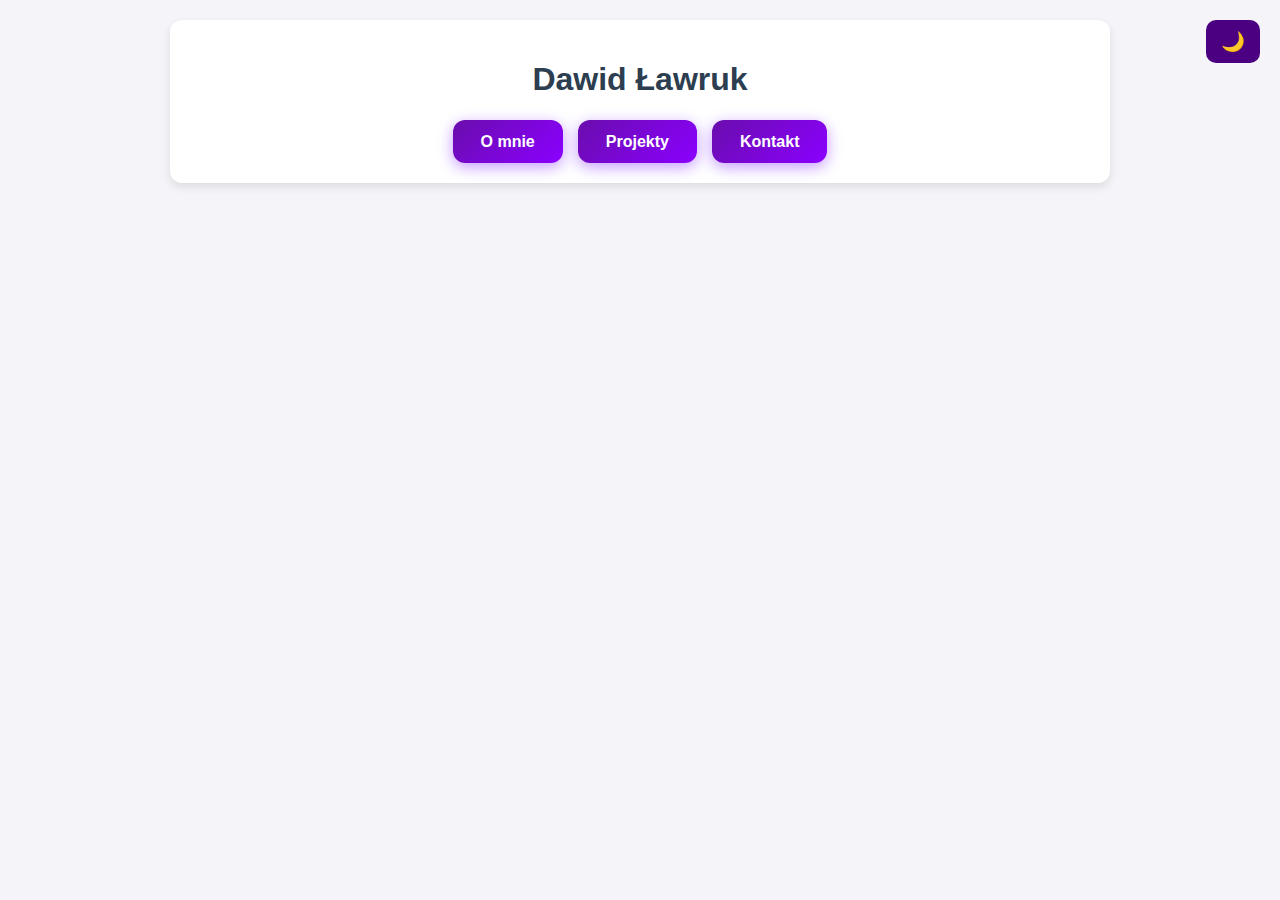
<file: index.html>
<!DOCTYPE html>
<html lang="pl">
<head>
  <meta charset="UTF-8">
  <meta name="viewport" content="width=device-width, initial-scale=1.0">
  <title>Dawid Ławruk</title>
  <link rel="stylesheet" href="styles.css">
</head>
<body class="theme-transition">

  <!-- Przycisk trybu ciemnego -->
  <button id="darkToggle" class="dark-toggle">🌙</button>

  <div class="container">
<header>
  <h1>Dawid Ławruk</h1>

  <div class="contact-buttons">
    <a href="./o-mnie" class="back-button-animated">O mnie</a>
    <a href="#projekty" class="back-button-animated">Projekty</a>
    <a href="./kontakt" class="back-button-animated">Kontakt</a>
  </div>
</header>

  </div>

  <script src="darkmode.js"></script>
</body>
</html>
</file>
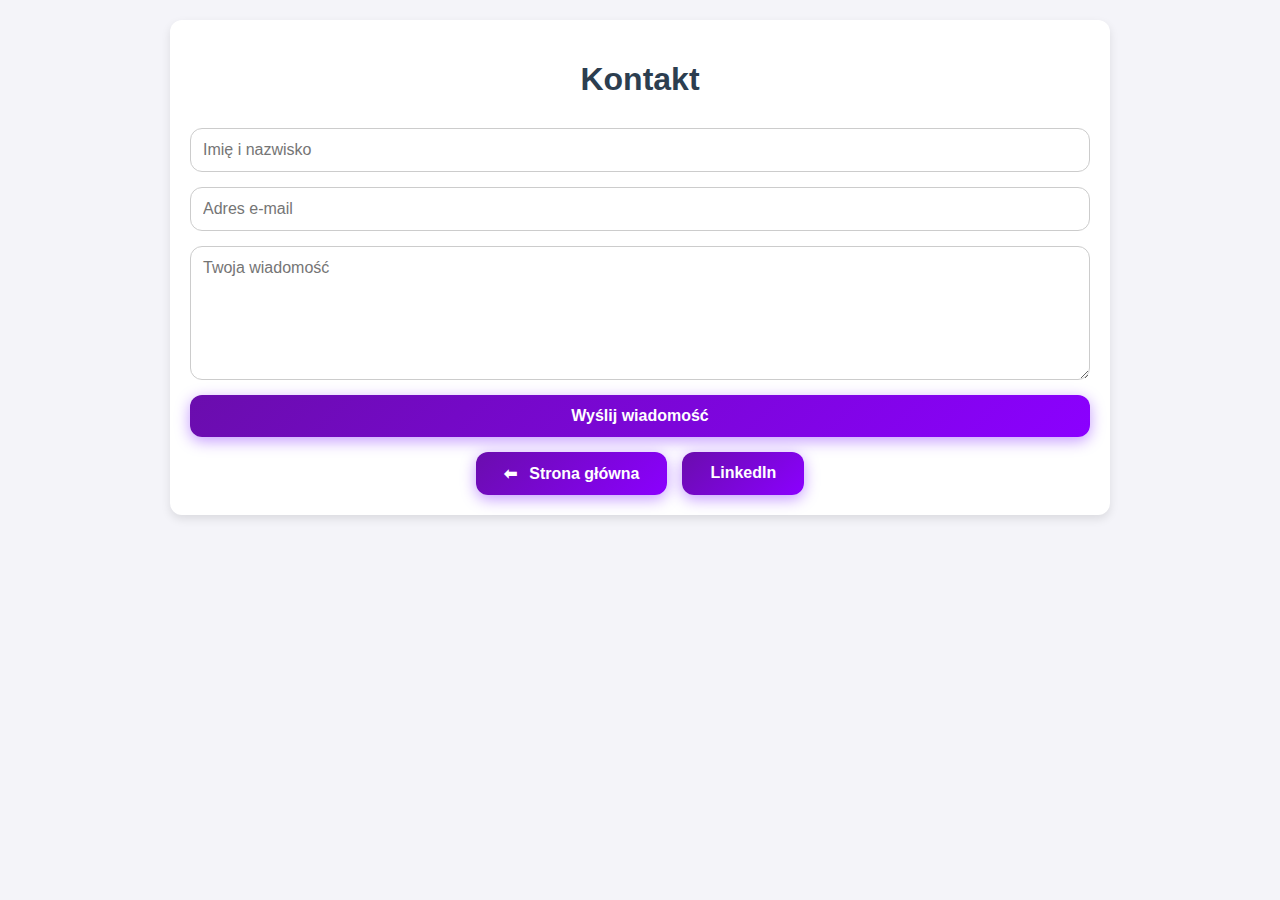
<file: kontakt/index.html>
<!DOCTYPE html>
<html lang="pl">
<head>
<meta charset="UTF-8">
<meta name="viewport" content="width=device-width, initial-scale=1.0">
<title>Kontakt | Dawid Ławruk</title>
<style>
    body {
        font-family: 'Segoe UI', Tahoma, Geneva, Verdana, sans-serif;
        background-color: #f4f4f9;
        color: #333;
        margin: 0;
        padding: 0;
    }
    .container {
        max-width: 900px;
        margin: 20px auto;
        padding: 20px;
        background-color: #fff;
        border-radius: 12px;
        box-shadow: 0 4px 10px rgba(0,0,0,0.1);
    }
    h1 {
        color: #2c3e50;
        text-align: center;
    }

    /* Formularz */
    .contact-form {
        display: flex;
        flex-direction: column;
        gap: 15px;
        margin-top: 30px;
    }

    .contact-form input,
    .contact-form textarea {
        padding: 12px;
        border-radius: 12px;
        border: 1px solid #ccc;
        font-size: 1em;
        width: 100%;
        box-sizing: border-box;
        transition: all 0.3s ease;
        font-family: 'Segoe UI', Tahoma, Geneva, Verdana, sans-serif; /* spójny font */
    }

    .contact-form input:focus,
    .contact-form textarea:focus {
        border-color: #8b00ff;
        box-shadow: 0 4px 15px rgba(139,0,255,0.3);
        transform: translateY(-2px) scale(1.02);
        outline: none;
    }

    /* Przycisk */
    .back-button-animated {
        display: inline-block;
        padding: 12px 28px;
        font-size: 1em;
        font-weight: 600;
        color: #fff;
        text-decoration: none;
        border-radius: 12px;
        background: linear-gradient(135deg, #6a0dad, #8b00ff);
        box-shadow: 0 4px 15px rgba(107, 0, 255, 0.4);
        transition: all 0.3s ease;
        cursor: pointer;
        border: none;
        text-align: center;
        font-family: 'Segoe UI', Tahoma, Geneva, Verdana, sans-serif; /* spójny font */
    }

    .back-button-animated:hover {
        transform: translateY(-3px);
        box-shadow: 0 8px 25px rgba(107, 0, 255, 0.5);
        background: linear-gradient(135deg, #8b00ff, #6a0dad);
    }

    .back-button-animated .arrow {
        display: inline-block;
        margin-right: 8px;
        transition: transform 0.3s ease;
    }

    .back-button-animated:hover .arrow {
        transform: translateX(-5px);
    }

    /* Kontakt przyciski */
    .contact-buttons {
        text-align: center;
        margin-top: 15px; /* mniejszy odstęp od formularza */
        display: flex;
        flex-wrap: wrap;
        justify-content: center;
        gap: 15px;
    }

    /* Responsywność */
    @media (max-width: 768px) {
        .contact-form {
            gap: 12px;
        }
        .back-button-animated {
            width: 100%;
            margin-bottom: 10px;
        }
    }
</style>
</head>
<body>
<div class="container">
    <h1>Kontakt</h1>
    <form action="https://formspree.io/f/xyzpazvz" method="POST" class="contact-form">
        <input type="text" name="name" placeholder="Imię i nazwisko" required>
        <input type="email" name="email" placeholder="Adres e-mail" required>
        <textarea name="message" rows="6" placeholder="Twoja wiadomość" required></textarea>
        <button type="submit" class="back-button-animated">Wyślij wiadomość</button>
    </form>

    <div class="contact-buttons">
        <a href="/" class="back-button-animated">
            <span class="arrow">⬅</span> Strona główna
        </a>
        <a href="https://www.linkedin.com/in/dawid-%C5%82awruk-72bba4207/" target="_blank" class="back-button-animated">
            LinkedIn
        </a>
    </div>
</div>
</body>
</html>
</file>
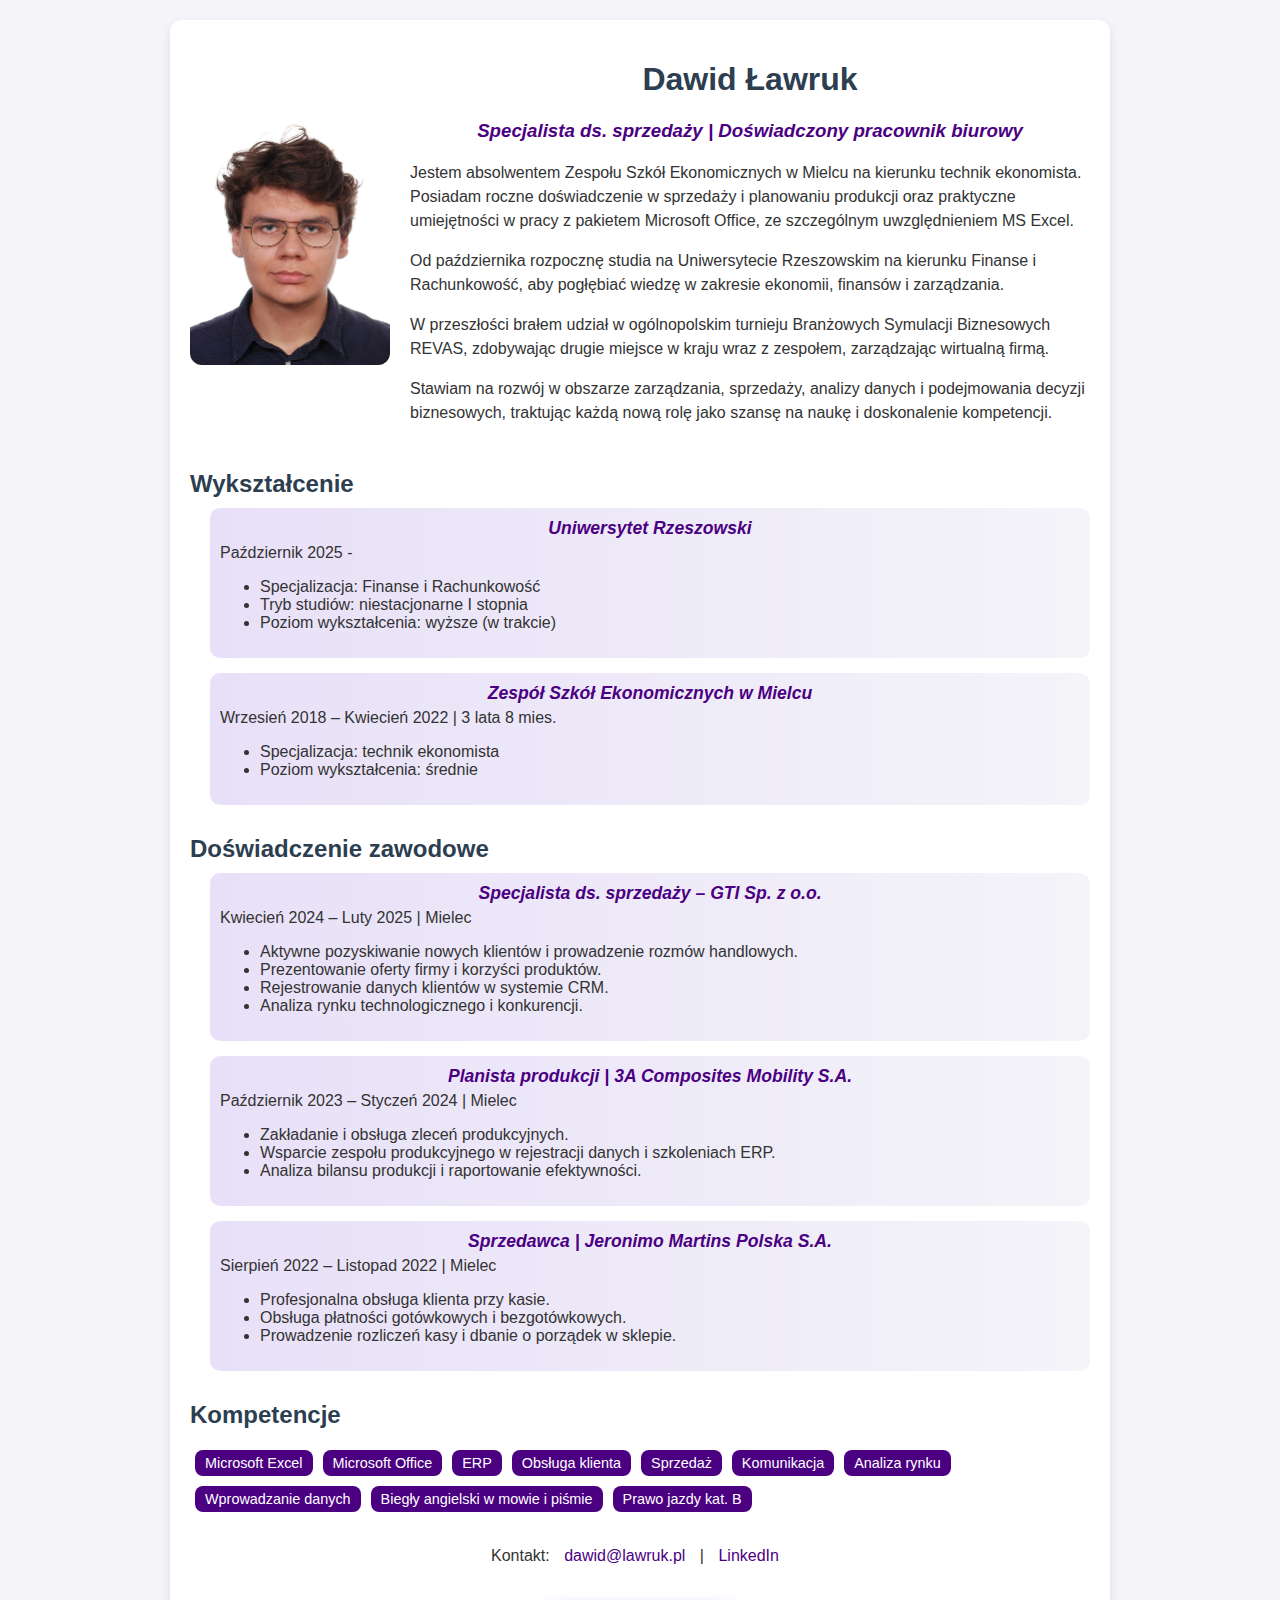
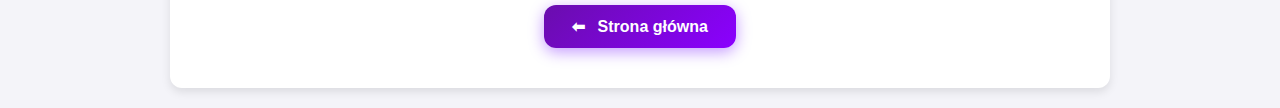
<file: o-mnie/index.html>
<!DOCTYPE html>
<html lang="pl">
<head>
<meta charset="UTF-8">
<meta name="viewport" content="width=device-width, initial-scale=1.0">
<title>O mnie | Dawid Ławruk</title>
<style>
    body {
        font-family: 'Segoe UI', Tahoma, Geneva, Verdana, sans-serif;
        background-color: #f4f4f9;
        color: #333;
        margin: 0;
        padding: 0;
    }
    .container {
        max-width: 900px;
        margin: 20px auto;
        padding: 20px;
        background-color: #fff;
        border-radius: 12px;
        box-shadow: 0 4px 10px rgba(0,0,0,0.1);
    }
    h1 {
        color: #2c3e50;
        text-align: center;
    }
    h3 {
        color: #4B0082;
        font-style: italic;
        text-align: center;
        margin-top: 5px;
    }
    h2 {
        color: #2c3e50;
        margin-bottom: 10px;
    }
    .section {
        margin-bottom: 30px;
    }
    .experience, .skills {
        margin-left: 20px;
    }
    .experience-item {
        margin-bottom: 15px;
        padding: 10px;
        border-radius: 10px;
        background: linear-gradient(to right, #e8e0f8, #f4f4f9);
        transition: transform 0.3s, box-shadow 0.3s;
    }
    .experience-item:hover {
        transform: translateY(-5px);
        box-shadow: 0 8px 20px rgba(0,0,0,0.2);
    }
    .experience-item h3 {
        margin: 0;
        font-size: 1.1em;
        color: #4B0082;
    }
    .experience-item p {
        margin: 5px 0;
    }
    .skills-list {
        list-style: none;
        padding: 0;
        display: flex;
        flex-wrap: wrap;
    }
    .skills-list li {
        background-color: #4B0082;
        color: #fff;
        padding: 5px 10px;
        margin: 5px;
        border-radius: 8px;
        font-size: 0.9em;
        transition: background 0.3s, transform 0.3s;
        cursor: default;
    }
    .skills-list li:hover {
        background: linear-gradient(135deg, #6a0dad, #8b00ff);
        transform: translateY(-3px);
    }
    .profile-header {
        display: flex;
        align-items: center;
        gap: 20px;
        margin-bottom: 30px;
        flex-wrap: wrap;
    }
    .profile-header img {
        width: 200px;
        height: auto;
        border-radius: 12px;
        object-fit: cover;
    }
    .profile-info {
        flex: 1;
        min-width: 250px;
    }
    .profile-info p {
        margin-bottom: 15px;
        line-height: 1.5;
    }
    .contact {
        margin-top: 20px;
        text-align: center;
    }
    .contact a {
        color: #4B0082;
        text-decoration: none;
        margin: 0 10px;
    }

    /* Responsywność */
    @media (max-width: 768px) {
        .profile-header {
            flex-direction: column;
            align-items: center;
        }
        .profile-info {
            text-align: center;
        }
        .experience, .skills {
            margin-left: 0;
        }
        .skills-list {
            justify-content: center;
        }
    }

    /* Przycisk powrotu */
    .back-button-animated {
        display: inline-block;
        padding: 12px 28px;
        font-size: 1em;
        font-weight: 600;
        color: #fff;
        text-decoration: none;
        border-radius: 12px;
        background: linear-gradient(135deg, #6a0dad, #8b00ff);
        box-shadow: 0 4px 15px rgba(107, 0, 255, 0.4);
        transition: all 0.3s ease;
    }
    .back-button-animated:hover {
        transform: translateY(-3px);
        box-shadow: 0 8px 25px rgba(107, 0, 255, 0.5);
        background: linear-gradient(135deg, #8b00ff, #6a0dad);
    }
    .back-button-animated .arrow {
        display: inline-block;
        margin-right: 8px;
        transition: transform 0.3s ease;
    }
    .back-button-animated:hover .arrow {
        transform: translateX(-5px);
    }
</style>
</head>
<body>
<div class="container">
    <div class="profile-header">
        <img src="../images/DSC_0369.JPG" alt="Dawid Ławruk">
        <div class="profile-info">
            <h1>Dawid Ławruk</h1>
            <h3>Specjalista ds. sprzedaży | Doświadczony pracownik biurowy</h3>
            <p>Jestem absolwentem Zespołu Szkół Ekonomicznych w Mielcu na kierunku technik ekonomista. 
            Posiadam roczne doświadczenie w sprzedaży i planowaniu produkcji oraz praktyczne umiejętności w pracy z pakietem Microsoft Office, ze szczególnym uwzględnieniem MS Excel.</p>
            <p>Od października rozpocznę studia na Uniwersytecie Rzeszowskim na kierunku Finanse i Rachunkowość, aby pogłębiać wiedzę w zakresie ekonomii, finansów i zarządzania.</p>
            <p>W przeszłości brałem udział w ogólnopolskim turnieju Branżowych Symulacji Biznesowych REVAS, zdobywając drugie miejsce w kraju wraz z zespołem, zarządzając wirtualną firmą.</p>
            <p>Stawiam na rozwój w obszarze zarządzania, sprzedaży, analizy danych i podejmowania decyzji biznesowych, traktując każdą nową rolę jako szansę na naukę i doskonalenie kompetencji.</p>
        </div>
    </div>
<div class="section">
    <h2>Wykształcenie</h2>
    <div class="experience">
        <div class="experience-item">
            <h3>Uniwersytet Rzeszowski</h3>
            <p>Październik 2025 - </p>
            <ul>
                <li>Specjalizacja: Finanse i Rachunkowość</li>
                <li>Tryb studiów: niestacjonarne I stopnia</li>
                <li>Poziom wykształcenia: wyższe (w trakcie)</li>
                
            </ul>
        </div>
        <div class="experience-item">
            <h3>Zespół Szkół Ekonomicznych w Mielcu</h3>
            <p>Wrzesień 2018 – Kwiecień 2022 | 3 lata 8 mies.</p>
            <ul>
                <li>Specjalizacja: technik ekonomista</li>
                <li>Poziom wykształcenia: średnie</li>
            </ul>
        </div>

        
    </div>
</div>
    <div class="section">
        <h2>Doświadczenie zawodowe</h2>
        <div class="experience">
            <div class="experience-item">
                <h3>Specjalista ds. sprzedaży – GTI Sp. z o.o.</h3>
                <p>Kwiecień 2024 – Luty 2025 | Mielec</p>
                <ul>
                    <li>Aktywne pozyskiwanie nowych klientów i prowadzenie rozmów handlowych.</li>
                    <li>Prezentowanie oferty firmy i korzyści produktów.</li>
                    <li>Rejestrowanie danych klientów w systemie CRM.</li>
                    <li>Analiza rynku technologicznego i konkurencji.</li>
                </ul>
            </div>

            <div class="experience-item">
                <h3>Planista produkcji | 3A Composites Mobility S.A.</h3>
                <p>Październik 2023 – Styczeń 2024 | Mielec</p>
                <ul>
                    <li>Zakładanie i obsługa zleceń produkcyjnych.</li>
                    <li>Wsparcie zespołu produkcyjnego w rejestracji danych i szkoleniach ERP.</li>
                    <li>Analiza bilansu produkcji i raportowanie efektywności.</li>
                </ul>
            </div>

            <div class="experience-item">
                <h3>Sprzedawca | Jeronimo Martins Polska S.A.</h3>
                <p>Sierpień 2022 – Listopad 2022 | Mielec</p>
                <ul>
                    <li>Profesjonalna obsługa klienta przy kasie.</li>
                    <li>Obsługa płatności gotówkowych i bezgotówkowych.</li>
                    <li>Prowadzenie rozliczeń kasy i dbanie o porządek w sklepie.</li>
                </ul>
            </div>
        </div>
    </div>

    <div class="section">
        <h2>Kompetencje</h2>
        <ul class="skills-list">
            <li>Microsoft Excel</li>
            <li>Microsoft Office</li>
            <li>ERP</li>
            <li>Obsługa klienta</li>
            <li>Sprzedaż</li>
            <li>Komunikacja</li>
            <li>Analiza rynku</li>
            <li>Wprowadzanie danych</li>
            <li>Biegły angielski w mowie i piśmie</li>
            <li>Prawo jazdy kat. B</li>
        </ul>
    </div>

    <div class="contact">
        <p>Kontakt: <a href="mailto:dawid@lawruk.pl">dawid@lawruk.pl</a> | <a href="https://www.linkedin.com/in/dawid-%C5%82awruk-72bba4207/" target="_blank">LinkedIn</a></p>
    </div>

    <div style="text-align: center; margin-top: 40px; margin-bottom: 20px;">
        <a href="https://lawruk.pl" class="back-button-animated">
            <span class="arrow">⬅</span> Strona główna
        </a>
    </div>
</div>
</body>
</html>
</file>
<file: styles.css>
/* ---------- ZMIENNE CSS ---------- */
:root {
    --bg-color: #f4f4f9;
    --text-color: #333;
    --container-bg: #fff;
    --card-bg: #e4dcf5; /* dla experience-item */
    --skill-bg: #4B0082; /* dla skills-list li */
    --shadow-color: rgba(0,0,0,0.1);
    --primary-color: #4B0082;
    --secondary-color: #6a0dad;
    --accent-color: #8b00ff;
    --link-color: #2c3e50;
    --hover-gradient: linear-gradient(135deg, var(--secondary-color), var(--accent-color));
}

body.dark-mode {
    --bg-color: #121212;
    --text-color: #eee;
    --container-bg: #1e1e1e;
    --card-bg: #2a2a2a; /* ciemne tło kart */
    --skill-bg: #6a0dad; /* ciemniejszy fiolet dla umiejętności */
    --shadow-color: rgba(0,0,0,0.5);
    --link-color: #dda0ff;
}

/* Gradient tylko dla nagłówków profilowych w dark mode */
.profile-header h3 {
    color: var(--primary-color);
    font-style: italic;
    text-align: center;
    margin-top: 5px;
}

body.dark-mode .profile-header h3 {
    background: linear-gradient(90deg, #e9d2ff, #ffffff);
    -webkit-background-clip: text;
    -webkit-text-fill-color: transparent;
}
body.dark-mode h3 {
    background: linear-gradient(90deg, #e9d2ff, #ffffff);
    -webkit-background-clip: text;
    -webkit-text-fill-color: transparent;
}

/* ---------- PODSTAWOWE ---------- */
body {
    font-family: 'Segoe UI', Tahoma, Geneva, Verdana, sans-serif;
    background-color: var(--bg-color);
    color: var(--text-color);
    margin: 0;
    padding: 0;
    transition: background-color 0.3s, color 0.3s;
}

.container {
    max-width: 900px;
    margin: 20px auto;
    padding: 20px;
    background-color: var(--container-bg);
    border-radius: 12px;
    box-shadow: 0 4px 10px var(--shadow-color);
    transition: background-color 0.3s, box-shadow 0.3s;
}

/* ---------- TYPOGRAFIA ---------- */
h1 {
    color: var(--link-color);
    text-align: center;
}

h2 {
    color: var(--link-color);
    margin-bottom: 10px;
}

h3 {
    color: var(--primary-color);
    font-style: italic;
    text-align: center;
    margin-top: 5px;
}

/* ---------- PROFIL ---------- */
.profile-header {
    display: flex;
    align-items: center;
    gap: 20px;
    margin-bottom: 30px;
    flex-wrap: wrap;
}

.profile-header img {
    width: 200px;
    height: auto;
    border-radius: 12px;
    object-fit: cover;
}

.profile-info {
    flex: 1;
    min-width: 250px;
}

.profile-info p {
    margin-bottom: 15px;
    line-height: 1.5;
}

/* ---------- SEKCJE ---------- */
.section {
    margin-bottom: 30px;
}

.experience, .skills {
    margin-left: 20px;
}

.experience-item {
    margin-bottom: 15px;
    padding: 10px;
    border-radius: 10px;
    background: var(--card-bg);
    transition: transform 0.3s, box-shadow 0.3s, background 0.3s;
}

.experience-item:hover {
    transform: translateY(-5px);
    box-shadow: 0 8px 20px rgba(0,0,0,0.2);
}

.experience-item h3 {
    margin: 0;
    font-size: 1.1em;
    color: var(--primary-color);
}

.experience-item p, .experience-item ul {
    margin: 5px 0;
}

/* ---------- UMIEJĘTNOŚCI ---------- */
.skills-list {
    list-style: none;
    padding: 0;
    display: flex;
    flex-wrap: wrap;
}

.skills-list li {
    background-color: var(--skill-bg);
    color: #fff;
    padding: 5px 10px;
    margin: 5px;
    border-radius: 8px;
    font-size: 0.9em;
    transition: background 0.3s, transform 0.3s, box-shadow 0.3s;
    cursor: default;
    will-change: transform, background;
}

.skills-list li:hover {
    background: var(--hover-gradient);
    transform: translateY(-3px);
}

/* ---------- KONTAKT ---------- */
.contact {
    margin-top: 20px;
    text-align: center;
}

.contact a {
    text-decoration: none;
}

/* ---------- PRZYCISK POWROT ---------- */
.back-button-animated,
.contact-form button.back-button-animated,
a.back-button-animated {
    all: unset;
    display: inline-block;
    padding: 12px 28px;
    font-size: 1em;
    font-weight: 600;
    color: #fff;
    border-radius: 12px;
    background: var(--hover-gradient);
    box-shadow: 0 4px 15px rgba(107, 0, 255, 0.4);
    cursor: pointer;
    text-align: center;
    text-decoration: none;
    line-height: 1.2;
    vertical-align: middle;
    transition: all 0.3s ease;
}

.back-button-animated:hover,
.contact-form button.back-button-animated:hover,
a.back-button-animated:hover {
    transform: translateY(-3px);
    box-shadow: 0 8px 25px rgba(107, 0, 255, 0.5);
    background: linear-gradient(135deg, var(--accent-color), var(--secondary-color));
}

.back-button-animated .arrow,
a.back-button-animated .arrow {
    display: inline-block;
    margin-right: 8px;
    transition: transform 0.3s ease;
}

.back-button-animated:hover .arrow,
a.back-button-animated:hover .arrow {
    transform: translateX(-5px);
}

/* ---------- PRZYCISK DARK MODE ---------- */
.dark-toggle {
    position: absolute;
    top: 20px;
    right: 20px;
    z-index: 1000;
    padding: 10px 15px;
    font-size: 1.2em;
    border: none;
    border-radius: 10px;
    background-color: var(--primary-color);
    color: #fff;
    cursor: pointer;
    transition: background 0.3s;
}
.dark-toggle:hover {
    background-color: var(--secondary-color);
}

/* ---------- FORMULARZ ---------- */
.contact-form {
    display: flex;
    flex-direction: column;
    gap: 15px;
    margin-top: 30px;
}

.contact-form input,
.contact-form textarea {
    padding: 12px;
    border-radius: 12px;
    border: 1px solid #ccc;
    font-size: 1em;
    width: 100%;
    box-sizing: border-box;
    transition: all 0.3s ease;
    font-family: inherit;
}

.contact-form input:focus,
.contact-form textarea:focus {
    border-color: var(--accent-color);
    box-shadow: 0 4px 15px rgba(139,0,255,0.3);
    transform: translateY(-2px) scale(1.02);
    outline: none;
}

body.dark-mode .contact-form input,
body.dark-mode .contact-form textarea {
    background-color: #3a3a3a;
    border-color: var(--accent-color);
    color: #fff;
}

/* ---------- KONTAKT PRZYCISKI ---------- */
.contact-buttons {
    text-align: center;
    margin-top: 15px;
    display: flex;
    flex-wrap: wrap;
    justify-content: center;
    gap: 15px;
}

/* ---------- RESPONSYWNOŚĆ ---------- */
@media (max-width: 768px) {
    .profile-header {
        flex-direction: column;
        align-items: center;
    }
    .profile-info {
        text-align: center;
    }
    .experience, .skills {
        margin-left: 0;
    }
    .skills-list {
        justify-content: center;
    }
    .contact-form {
        gap: 12px;
    }
    .back-button-animated,
    .contact-form button.back-button-animated,
    a.back-button-animated {
        width: 100%;
        margin-bottom: 0px;
        text-align: center;
        box-sizing: border-box;
    }
    .contact-buttons {
        flex-direction: column;
        gap: 10px;
        align-items: stretch;
    }
    .dark-toggle {
        top: 30px;
        right: 10px;
    }
}

/* ---------- PRZEJŚCIE MOTYWU ---------- */
body.theme-transition {
    transition: background-color 0.5s ease, color 0.5s ease;
}

body.theme-transition .container {
    transition: background-color 0.5s ease, box-shadow 0.5s ease;
}

body.theme-transition .experience-item {
    transition: transform 0.5s ease, box-shadow 0.5s ease, background 0.5s ease;
}

body.theme-transition .skills-list li {
    transition: background 0.5s ease, transform 0.5s ease;
}

body.theme-transition .back-button-animated,
body.theme-transition .contact-form button.back-button-animated,
body.theme-transition a.back-button-animated {
    transition: all 0.5s ease;
}

body.theme-transition .contact-form input,
body.theme-transition .contact-form textarea {
    transition: all 0.5s ease;
}

body.theme-transition .dark-toggle {
    transition: background 0.5s ease;
}
</file>
